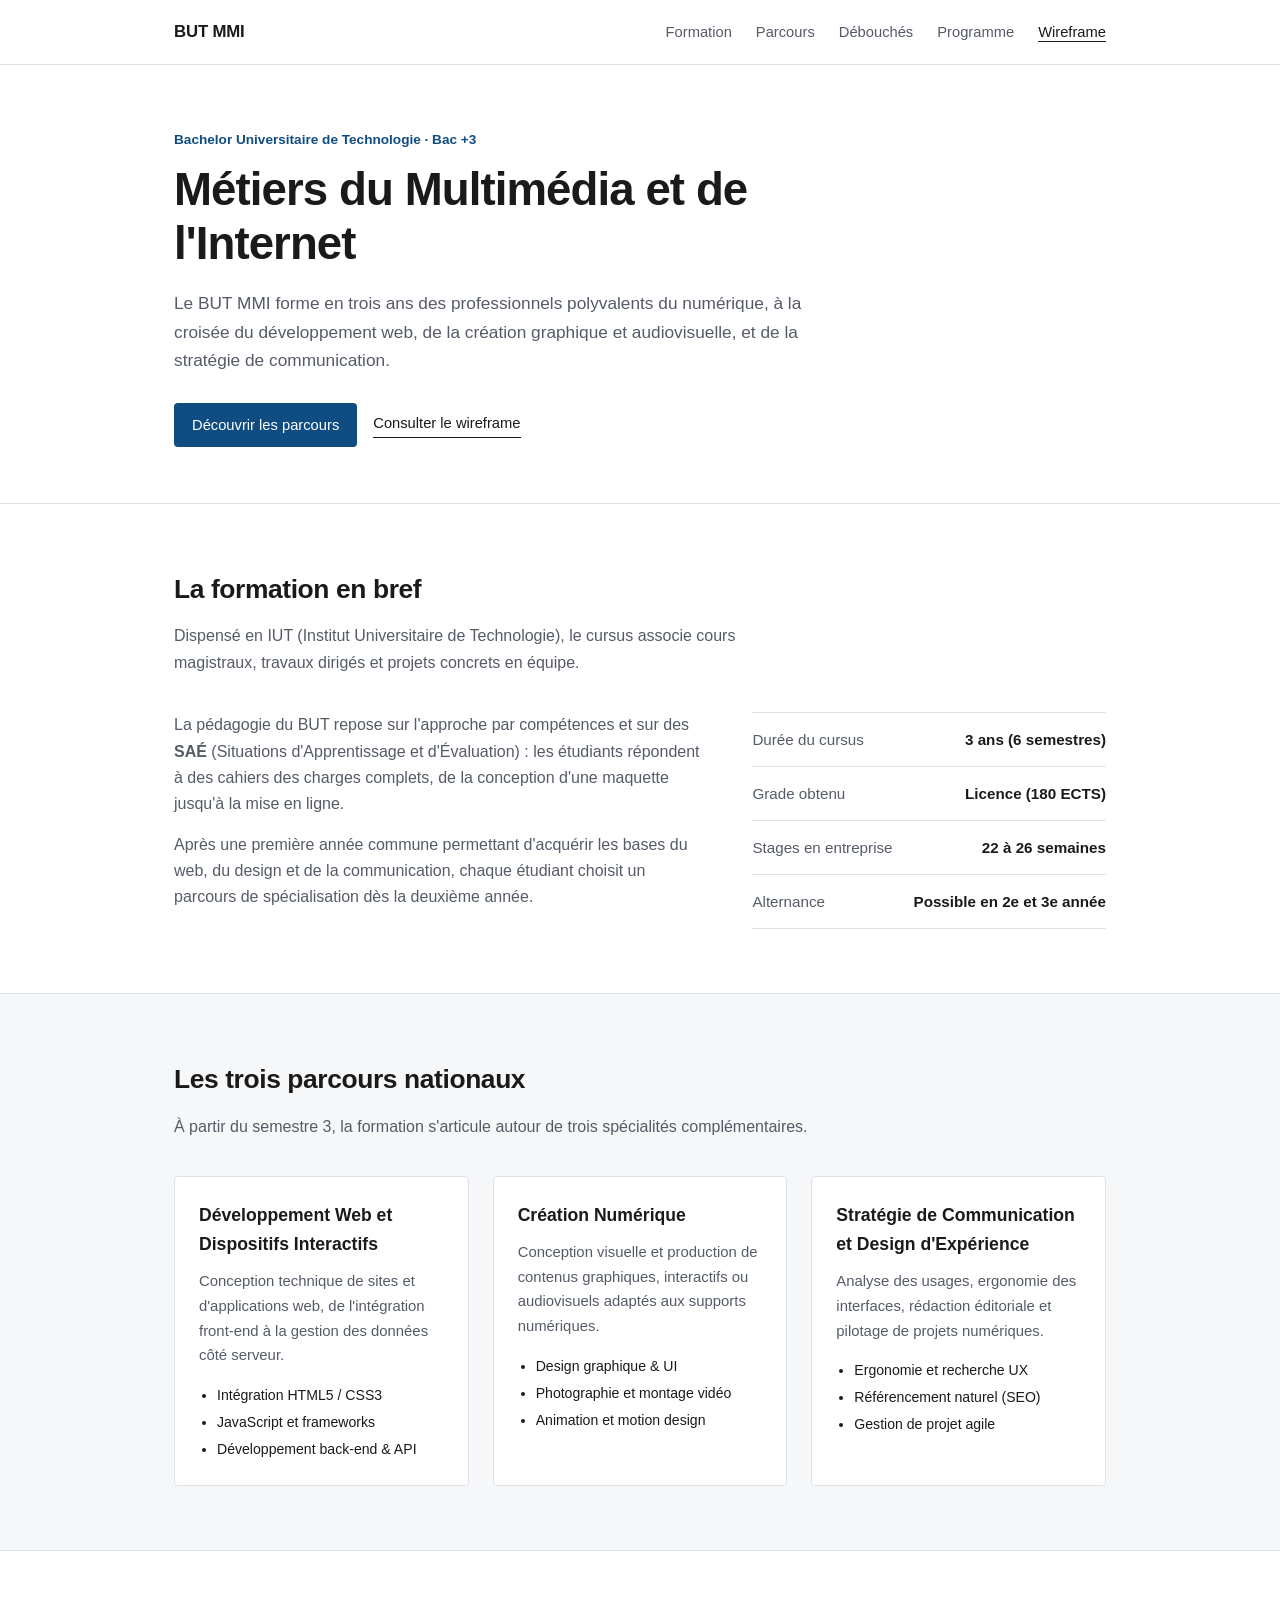
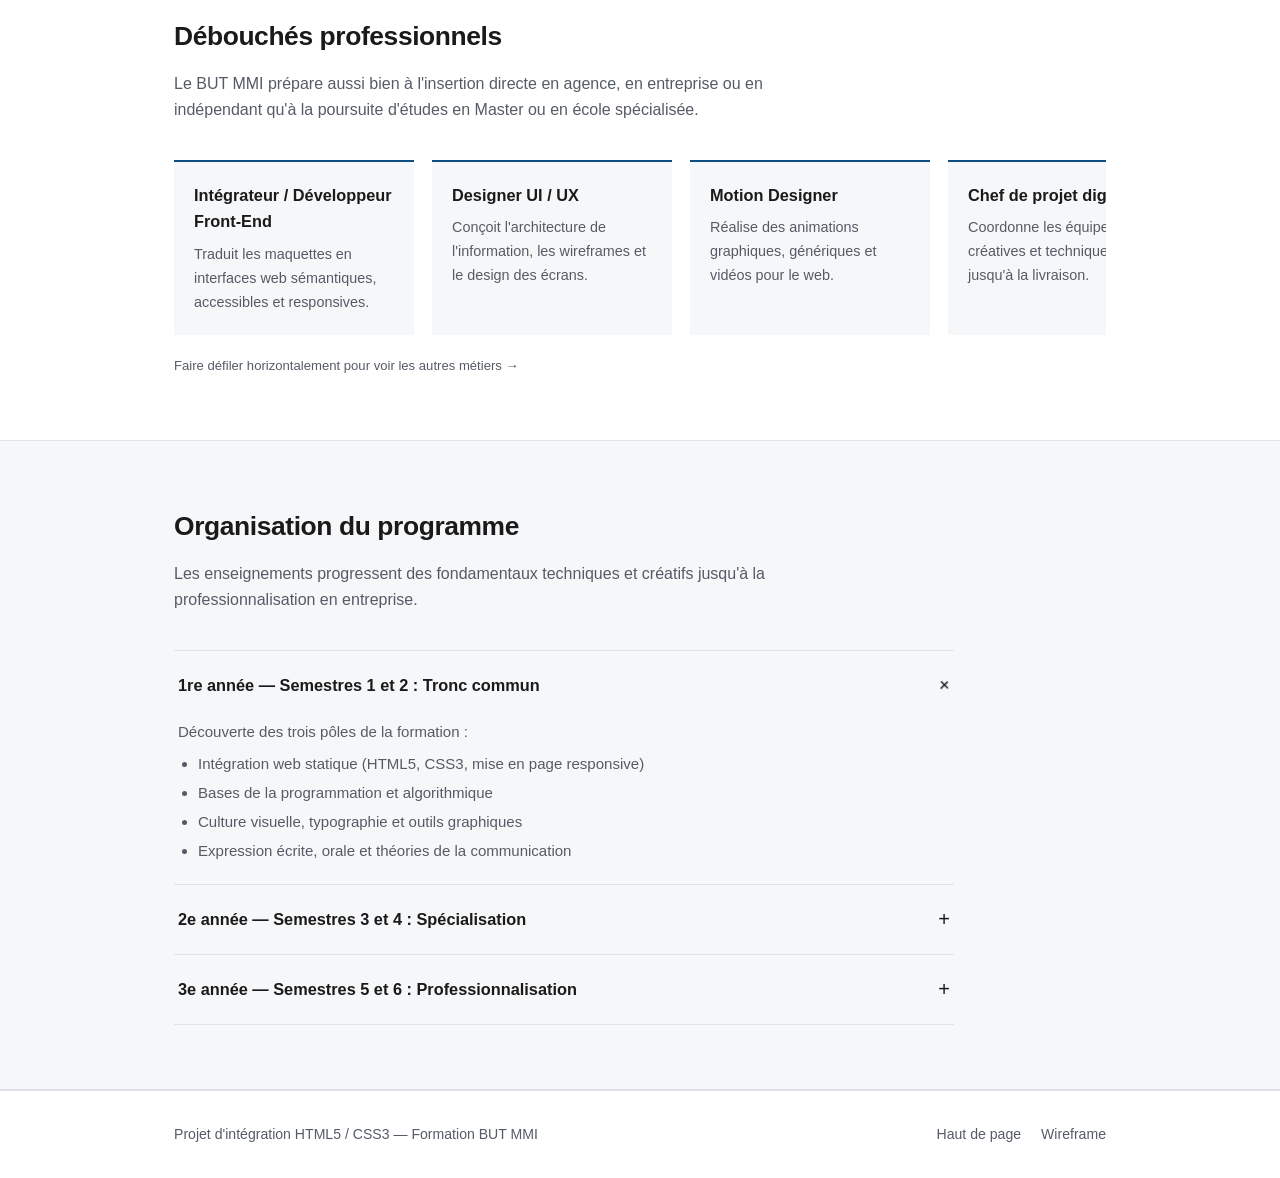
<file: index.html>
<!DOCTYPE html>
<html lang="fr">
<head>
  <meta charset="UTF-8">
  <meta name="viewport" content="width=device-width, initial-scale=1.0">
  <title>BUT MMI — Métiers du Multimédia et de l'Internet</title>
  <meta name="description" content="Présentation de la formation BUT MMI : organisation des études, parcours, débouchés et programme.">
  <link rel="stylesheet" href="style.css">
</head>
<body>

  <header class="site-header">
    <div class="container header-inner">
      <a href="#top" class="site-title">BUT MMI</a>

      <nav aria-label="Navigation principale">
        <ul class="nav-list">
          <li><a href="#formation">Formation</a></li>
          <li><a href="#parcours">Parcours</a></li>
          <li><a href="#debouches">Débouchés</a></li>
          <li><a href="#programme">Programme</a></li>
          <li><a href="wireframe.html" class="nav-wf">Wireframe</a></li>
        </ul>
      </nav>
    </div>
  </header>

  <main id="top">

    <section class="hero">
      <div class="container fade-in">
        <p class="hero-kicker">Bachelor Universitaire de Technologie · Bac +3</p>
        <h1>Métiers du Multimédia et de l'Internet</h1>
        <p class="hero-desc">
          Le BUT MMI forme en trois ans des professionnels polyvalents du numérique,
          à la croisée du développement web, de la création graphique et audiovisuelle,
          et de la stratégie de communication.
        </p>
        <div class="hero-links">
          <a href="#parcours" class="btn-link">Découvrir les parcours</a>
          <a href="wireframe.html" class="text-link">Consulter le wireframe</a>
        </div>
      </div>
    </section>

    <section id="formation" class="section">
      <div class="container">
        <h2 class="section-title">La formation en bref</h2>
        <p class="section-intro">
          Dispensé en IUT (Institut Universitaire de Technologie), le cursus associe
          cours magistraux, travaux dirigés et projets concrets en équipe.
        </p>

        <div class="split-layout">
          <div class="split-text">
            <p>
              La pédagogie du BUT repose sur l'approche par compétences et sur des
              <strong>SAÉ</strong> (Situations d'Apprentissage et d'Évaluation) : les
              étudiants répondent à des cahiers des charges complets, de la conception
              d'une maquette jusqu'à la mise en ligne.
            </p>
            <p>
              Après une première année commune permettant d'acquérir les bases du web,
              du design et de la communication, chaque étudiant choisit un parcours de
              spécialisation dès la deuxième année.
            </p>
          </div>

          <dl class="facts-list">
            <div class="facts-row">
              <dt>Durée du cursus</dt>
              <dd>3 ans (6 semestres)</dd>
            </div>
            <div class="facts-row">
              <dt>Grade obtenu</dt>
              <dd>Licence (180 ECTS)</dd>
            </div>
            <div class="facts-row">
              <dt>Stages en entreprise</dt>
              <dd>22 à 26 semaines</dd>
            </div>
            <div class="facts-row">
              <dt>Alternance</dt>
              <dd>Possible en 2e et 3e année</dd>
            </div>
          </dl>
        </div>
      </div>
    </section>

    <section id="parcours" class="section section-alt">
      <div class="container">
        <h2 class="section-title">Les trois parcours nationaux</h2>
        <p class="section-intro">
          À partir du semestre 3, la formation s'articule autour de trois spécialités
          complémentaires.
        </p>

        <div class="tracks-grid">
          <article class="track-item">
            <h3>Développement Web et Dispositifs Interactifs</h3>
            <p>
              Conception technique de sites et d'applications web, de l'intégration
              front-end à la gestion des données côté serveur.
            </p>
            <ul class="track-list">
              <li>Intégration HTML5 / CSS3</li>
              <li>JavaScript et frameworks</li>
              <li>Développement back-end &amp; API</li>
            </ul>
          </article>

          <article class="track-item">
            <h3>Création Numérique</h3>
            <p>
              Conception visuelle et production de contenus graphiques, interactifs
              ou audiovisuels adaptés aux supports numériques.
            </p>
            <ul class="track-list">
              <li>Design graphique &amp; UI</li>
              <li>Photographie et montage vidéo</li>
              <li>Animation et motion design</li>
            </ul>
          </article>

          <article class="track-item">
            <h3>Stratégie de Communication et Design d'Expérience</h3>
            <p>
              Analyse des usages, ergonomie des interfaces, rédaction éditoriale et
              pilotage de projets numériques.
            </p>
            <ul class="track-list">
              <li>Ergonomie et recherche UX</li>
              <li>Référencement naturel (SEO)</li>
              <li>Gestion de projet agile</li>
            </ul>
          </article>
        </div>
      </div>
    </section>

    <section id="debouches" class="section">
      <div class="container">
        <h2 class="section-title">Débouchés professionnels</h2>
        <p class="section-intro">
          Le BUT MMI prépare aussi bien à l'insertion directe en agence, en entreprise
          ou en indépendant qu'à la poursuite d'études en Master ou en école spécialisée.
        </p>

        <div class="jobs-scroll">
          <article class="job-box">
            <h3>Intégrateur / Développeur Front-End</h3>
            <p>Traduit les maquettes en interfaces web sémantiques, accessibles et responsives.</p>
          </article>

          <article class="job-box">
            <h3>Designer UI / UX</h3>
            <p>Conçoit l'architecture de l'information, les wireframes et le design des écrans.</p>
          </article>

          <article class="job-box">
            <h3>Motion Designer</h3>
            <p>Réalise des animations graphiques, génériques et vidéos pour le web.</p>
          </article>

          <article class="job-box">
            <h3>Chef de projet digital</h3>
            <p>Coordonne les équipes créatives et techniques du brief jusqu'à la livraison.</p>
          </article>

          <article class="job-box">
            <h3>Chargé de communication</h3>
            <p>Élabore la stratégie éditoriale et anime la présence numérique d'une organisation.</p>
          </article>
        </div>
        <p class="scroll-note">Faire défiler horizontalement pour voir les autres métiers →</p>
      </div>
    </section>

    <section id="programme" class="section section-alt">
      <div class="container">
        <h2 class="section-title">Organisation du programme</h2>
        <p class="section-intro">
          Les enseignements progressent des fondamentaux techniques et créatifs jusqu'à
          la professionnalisation en entreprise.
        </p>

        <div class="syllabus">
          <details class="syllabus-item" open>
            <summary>
              <span>1re année — Semestres 1 et 2 : Tronc commun</span>
              <span class="syllabus-plus" aria-hidden="true">+</span>
            </summary>
            <div class="syllabus-body">
              <p>Découverte des trois pôles de la formation :</p>
              <ul>
                <li>Intégration web statique (HTML5, CSS3, mise en page responsive)</li>
                <li>Bases de la programmation et algorithmique</li>
                <li>Culture visuelle, typographie et outils graphiques</li>
                <li>Expression écrite, orale et théories de la communication</li>
              </ul>
            </div>
          </details>

          <details class="syllabus-item">
            <summary>
              <span>2e année — Semestres 3 et 4 : Spécialisation</span>
              <span class="syllabus-plus" aria-hidden="true">+</span>
            </summary>
            <div class="syllabus-body">
              <p>Choix du parcours et premier stage long :</p>
              <ul>
                <li>Développement web dynamique et bases de données</li>
                <li>Prototypage d'interfaces et tests utilisateurs</li>
                <li>Production audiovisuelle en équipe</li>
                <li>Stage obligatoire de 8 à 12 semaines</li>
              </ul>
            </div>
          </details>

          <details class="syllabus-item">
            <summary>
              <span>3e année — Semestres 5 et 6 : Professionnalisation</span>
              <span class="syllabus-plus" aria-hidden="true">+</span>
            </summary>
            <div class="syllabus-body">
              <p>Mise en pratique avancée, souvent en alternance :</p>
              <ul>
                <li>Projets tutorés complets en autonomie</li>
                <li>Accessibilité numérique et éco-conception web</li>
                <li>Stage de fin d'études (14 à 16 semaines) ou contrat d'apprentissage</li>
              </ul>
            </div>
          </details>
        </div>
      </div>
    </section>

  </main>

  <footer class="site-footer">
    <div class="container footer-inner">
      <p>Projet d'intégration HTML5 / CSS3 — Formation BUT MMI</p>
      <div class="footer-links">
        <a href="#top">Haut de page</a>
        <a href="wireframe.html">Wireframe</a>
      </div>
    </div>
  </footer>

</body>
</html>
</file>
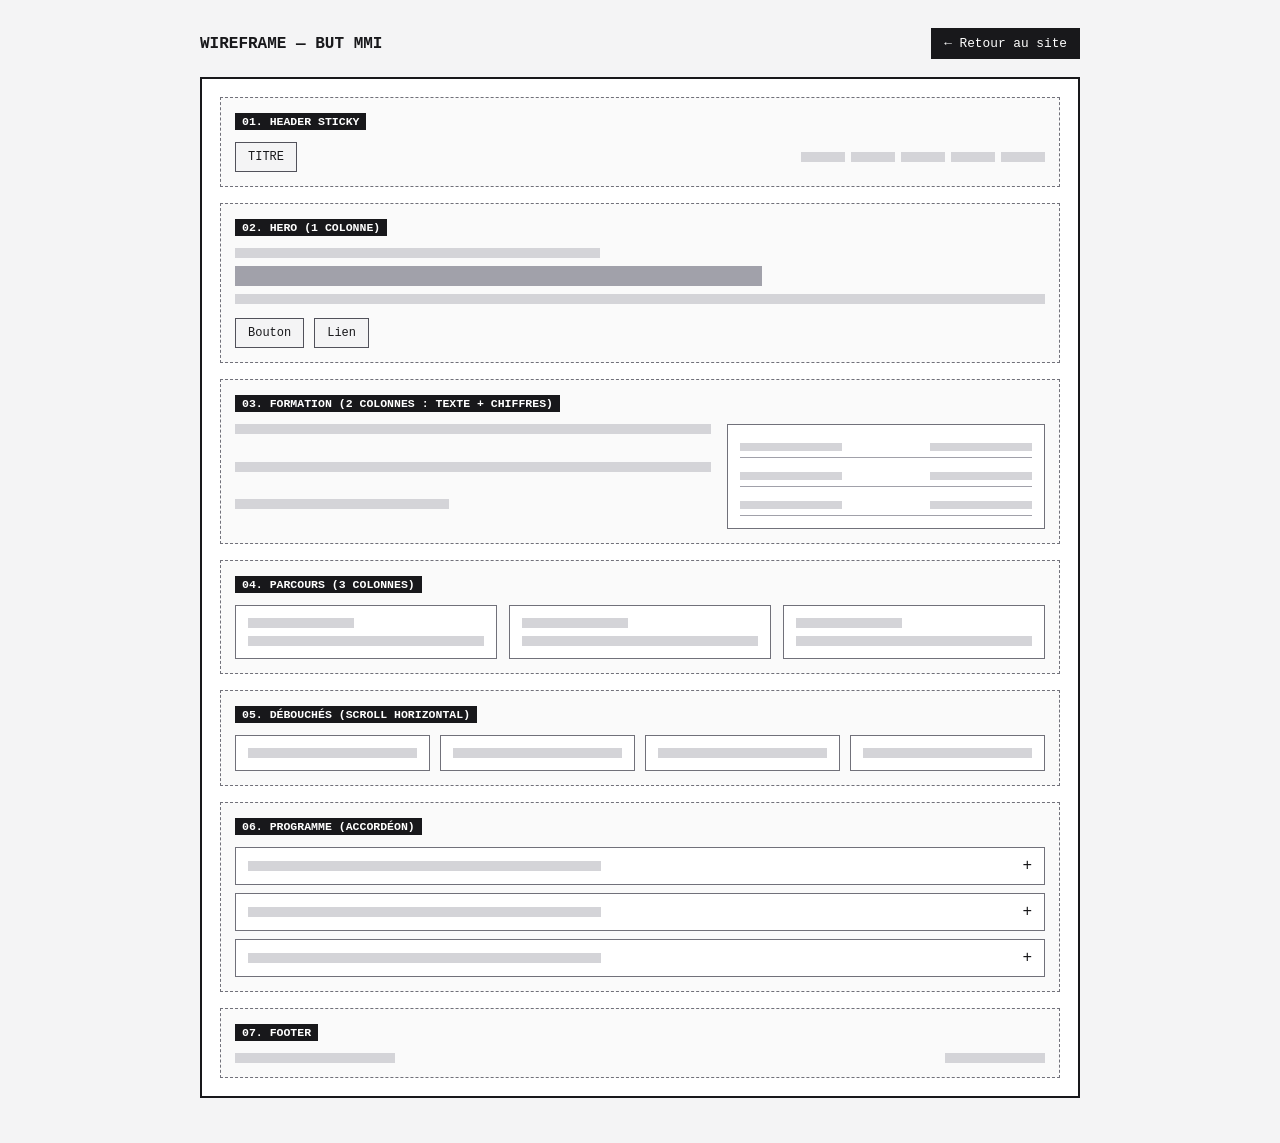
<file: wireframe.html>
<!DOCTYPE html>
<html lang="fr">
<head>
  <meta charset="UTF-8">
  <meta name="viewport" content="width=device-width, initial-scale=1.0">
  <title>Wireframe — Site BUT MMI</title>
  <style>
    * {
      box-sizing: border-box;
      margin: 0;
      padding: 0;
    }

    body {
      font-family: ui-monospace, SFMono-Regular, Menlo, Consolas, monospace;
      background-color: #f4f4f5;
      color: #18181b;
      padding: 28px 20px;
    }

    .wf-wrap {
      max-width: 880px;
      margin: 0 auto;
    }

    .wf-top {
      display: flex;
      justify-content: space-between;
      align-items: center;
      margin-bottom: 18px;
    }

    .wf-top h1 {
      font-size: 1rem;
    }

    .wf-btn-back {
      padding: 7px 12px;
      border: 1.5px solid #18181b;
      background-color: #18181b;
      color: #ffffff;
      text-decoration: none;
      font-size: 0.8rem;
    }

    .wf-canvas {
      background-color: #ffffff;
      border: 2px solid #18181b;
      padding: 18px;
      display: grid;
      gap: 16px;
    }

    .wf-zone {
      border: 1.5px dashed #71717a;
      padding: 14px;
      background-color: #fafafa;
    }

    .wf-tag {
      display: inline-block;
      font-size: 0.72rem;
      font-weight: 700;
      text-transform: uppercase;
      background-color: #18181b;
      color: #ffffff;
      padding: 2px 7px;
      margin-bottom: 12px;
    }

    .bar {
      height: 10px;
      background-color: #d4d4d8;
    }

    .bar-lg {
      height: 20px;
      background-color: #a1a1aa;
      width: 65%;
    }

    .bar-sm {
      width: 45%;
    }

    .stack {
      display: grid;
      gap: 8px;
    }

    .box {
      border: 1.5px solid #52525b;
      background-color: #f4f4f5;
      padding: 7px 12px;
      font-size: 0.75rem;
      text-align: center;
    }

    .row-between {
      display: flex;
      justify-content: space-between;
      align-items: center;
      gap: 10px;
    }

    .nav-links {
      display: flex;
      gap: 6px;
    }

    .nav-links span {
      width: 44px;
      height: 10px;
      background-color: #d4d4d8;
      display: inline-block;
    }

    .grid-2 {
      display: grid;
      grid-template-columns: 1.2fr 0.8fr;
      gap: 16px;
    }

    .grid-3 {
      display: grid;
      grid-template-columns: repeat(3, 1fr);
      gap: 12px;
    }

    .grid-4 {
      display: grid;
      grid-template-columns: repeat(4, 1fr);
      gap: 10px;
    }

    .card {
      border: 1.5px solid #71717a;
      background-color: #ffffff;
      padding: 12px;
      display: grid;
      gap: 8px;
    }

    .dl-row {
      border-bottom: 1px solid #a1a1aa;
      padding: 6px 0;
      display: flex;
      justify-content: space-between;
    }

    .dl-row span {
      height: 8px;
      width: 35%;
      background-color: #d4d4d8;
    }

    .acc-row {
      border: 1.5px solid #71717a;
      background-color: #ffffff;
      padding: 9px 12px;
      display: flex;
      justify-content: space-between;
      align-items: center;
    }

    @media (max-width: 680px) {
      .grid-2,
      .grid-3,
      .grid-4 {
        grid-template-columns: 1fr;
      }
    }
  </style>
</head>
<body>
  <div class="wf-wrap">
    <div class="wf-top">
      <h1>WIREFRAME — BUT MMI</h1>
      <a href="index.html" class="wf-btn-back">← Retour au site</a>
    </div>

    <div class="wf-canvas">
      <div class="wf-zone">
        <span class="wf-tag">01. Header sticky</span>
        <div class="row-between">
          <div class="box">TITRE</div>
          <div class="nav-links">
            <span></span><span></span><span></span><span></span><span></span>
          </div>
        </div>
      </div>

      <div class="wf-zone">
        <span class="wf-tag">02. Hero (1 colonne)</span>
        <div class="stack">
          <div class="bar bar-sm"></div>
          <div class="bar-lg"></div>
          <div class="bar"></div>
          <div class="row-between" style="justify-content: flex-start; margin-top: 6px;">
            <div class="box">Bouton</div>
            <div class="box">Lien</div>
          </div>
        </div>
      </div>

      <div class="wf-zone">
        <span class="wf-tag">03. Formation (2 colonnes : texte + chiffres)</span>
        <div class="grid-2">
          <div class="stack">
            <div class="bar"></div>
            <div class="bar"></div>
            <div class="bar bar-sm"></div>
          </div>
          <div class="card">
            <div class="dl-row"><span></span><span></span></div>
            <div class="dl-row"><span></span><span></span></div>
            <div class="dl-row"><span></span><span></span></div>
          </div>
        </div>
      </div>

      <div class="wf-zone">
        <span class="wf-tag">04. Parcours (3 colonnes)</span>
        <div class="grid-3">
          <div class="card"><div class="bar bar-sm"></div><div class="bar"></div></div>
          <div class="card"><div class="bar bar-sm"></div><div class="bar"></div></div>
          <div class="card"><div class="bar bar-sm"></div><div class="bar"></div></div>
        </div>
      </div>

      <div class="wf-zone">
        <span class="wf-tag">05. Débouchés (scroll horizontal)</span>
        <div class="grid-4">
          <div class="card"><div class="bar"></div></div>
          <div class="card"><div class="bar"></div></div>
          <div class="card"><div class="bar"></div></div>
          <div class="card"><div class="bar"></div></div>
        </div>
      </div>

      <div class="wf-zone">
        <span class="wf-tag">06. Programme (accordéon)</span>
        <div class="stack">
          <div class="acc-row"><div class="bar bar-sm"></div><span>+</span></div>
          <div class="acc-row"><div class="bar bar-sm"></div><span>+</span></div>
          <div class="acc-row"><div class="bar bar-sm"></div><span>+</span></div>
        </div>
      </div>

      <div class="wf-zone">
        <span class="wf-tag">07. Footer</span>
        <div class="row-between">
          <div class="bar" style="width: 160px;"></div>
          <div class="bar" style="width: 100px;"></div>
        </div>
      </div>
    </div>
  </div>
</body>
</html>
</file>
<file: style.css>
/* ==========================================================================
   BUT MMI — Feuille de style (intégration sobre HTML5 / CSS3)
   ========================================================================== */

:root {
  --bg: #ffffff;
  --bg-alt: #f6f7f9;
  --text: #1a1a1a;
  --text-muted: #555b66;
  --border: #dfe3e8;
  --accent: #0f4c81;
  --max-width: 980px;
}

*,
*::before,
*::after {
  box-sizing: border-box;
  margin: 0;
  padding: 0;
}

html {
  scroll-behavior: smooth;
  scroll-padding-top: 72px;
}

body {
  font-family: -apple-system, BlinkMacSystemFont, "Segoe UI", Roboto, Helvetica, Arial, sans-serif;
  background-color: var(--bg);
  color: var(--text);
  line-height: 1.65;
  font-size: 16px;
}

a {
  color: inherit;
  text-decoration: none;
}

.container {
  width: 100%;
  max-width: var(--max-width);
  margin: 0 auto;
  padding: 0 24px;
}

/* ==========================================================================
   Animations CSS discrètes
   ========================================================================== */

@keyframes slideIn {
  from {
    opacity: 0;
    transform: translateY(12px);
  }
  to {
    opacity: 1;
    transform: translateY(0);
  }
}

.fade-in {
  animation: slideIn 0.55s ease-out both;
}

@media (prefers-reduced-motion: reduce) {
  html {
    scroll-behavior: auto;
  }
  .fade-in {
    animation: none;
  }
}

/* ==========================================================================
   Header & Navigation
   ========================================================================== */

.site-header {
  position: sticky;
  top: 0;
  z-index: 50;
  background-color: rgba(255, 255, 255, 0.96);
  border-bottom: 1px solid var(--border);
}

.header-inner {
  display: flex;
  align-items: center;
  justify-content: space-between;
  height: 64px;
  gap: 24px;
}

.site-title {
  font-weight: 700;
  font-size: 1.05rem;
  letter-spacing: -0.01em;
}

.nav-list {
  display: flex;
  align-items: center;
  list-style: none;
  gap: 24px;
}

.nav-list a {
  font-size: 0.92rem;
  color: var(--text-muted);
  transition: color 0.2s ease;
}

.nav-list a:hover,
.nav-list a:focus-visible {
  color: var(--accent);
}

.nav-list .nav-wf {
  color: var(--text);
  text-decoration: underline;
  text-underline-offset: 4px;
}

/* ==========================================================================
   Hero sobre
   ========================================================================== */

.hero {
  padding: 64px 0 56px;
  border-bottom: 1px solid var(--border);
}

.hero-kicker {
  font-size: 0.85rem;
  font-weight: 600;
  color: var(--accent);
  margin-bottom: 12px;
}

.hero h1 {
  font-size: clamp(2rem, 4vw, 2.85rem);
  line-height: 1.18;
  letter-spacing: -0.02em;
  max-width: 720px;
  margin-bottom: 18px;
}

.hero-desc {
  font-size: 1.08rem;
  color: var(--text-muted);
  max-width: 640px;
  margin-bottom: 28px;
}

.hero-links {
  display: flex;
  flex-wrap: wrap;
  gap: 16px;
  align-items: center;
}

.btn-link {
  display: inline-block;
  padding: 10px 18px;
  background-color: var(--accent);
  color: #ffffff;
  font-size: 0.92rem;
  font-weight: 500;
  border-radius: 4px;
  transition: background-color 0.2s ease;
}

.btn-link:hover {
  background-color: #0b3a63;
}

.text-link {
  font-size: 0.92rem;
  font-weight: 500;
  color: var(--text);
  border-bottom: 1px solid var(--text);
  padding-bottom: 2px;
  transition: color 0.2s ease, border-color 0.2s ease;
}

.text-link:hover {
  color: var(--accent);
  border-color: var(--accent);
}

/* ==========================================================================
   Sections
   ========================================================================== */

.section {
  padding: 64px 0;
}

.section-alt {
  background-color: var(--bg-alt);
  border-top: 1px solid var(--border);
  border-bottom: 1px solid var(--border);
}

.section-title {
  font-size: 1.65rem;
  letter-spacing: -0.015em;
  margin-bottom: 12px;
}

.section-intro {
  color: var(--text-muted);
  max-width: 640px;
  margin-bottom: 36px;
}

/* ==========================================================================
   Section 1 : Présentation + Chiffres clés (<dl>)
   ========================================================================== */

.split-layout {
  display: grid;
  grid-template-columns: 1.2fr 0.8fr;
  gap: 48px;
  align-items: start;
}

.split-text p + p {
  margin-top: 14px;
}

.split-text p {
  color: var(--text-muted);
}

.facts-list {
  border-top: 1px solid var(--border);
}

.facts-row {
  display: flex;
  justify-content: space-between;
  gap: 16px;
  padding: 14px 0;
  border-bottom: 1px solid var(--border);
  font-size: 0.95rem;
}

.facts-row dt {
  color: var(--text-muted);
}

.facts-row dd {
  font-weight: 600;
  text-align: right;
}

/* ==========================================================================
   Section 2 : Les 3 parcours
   ========================================================================== */

.tracks-grid {
  display: grid;
  grid-template-columns: repeat(3, 1fr);
  gap: 24px;
}

.track-item {
  background-color: var(--bg);
  border: 1px solid var(--border);
  border-radius: 4px;
  padding: 24px;
  transition: border-color 0.2s ease;
}

.track-item:hover {
  border-color: var(--accent);
}

.track-item h3 {
  font-size: 1.1rem;
  margin-bottom: 10px;
}

.track-item p {
  font-size: 0.93rem;
  color: var(--text-muted);
  margin-bottom: 16px;
}

.track-list {
  list-style: disc;
  padding-left: 18px;
  font-size: 0.88rem;
  color: var(--text);
  display: grid;
  gap: 4px;
}

/* ==========================================================================
   Section 3 : Débouchés (défilement horizontal discret)
   ========================================================================== */

.jobs-scroll {
  display: grid;
  grid-auto-flow: column;
  grid-auto-columns: minmax(240px, 1fr);
  gap: 18px;
  overflow-x: auto;
  scroll-snap-type: x mandatory;
  padding-bottom: 12px;
}

.job-box {
  scroll-snap-align: start;
  border-top: 2px solid var(--accent);
  background-color: var(--bg-alt);
  padding: 20px;
  transition: background-color 0.2s ease;
}

.job-box:hover {
  background-color: #eef1f5;
}

.job-box h3 {
  font-size: 1.02rem;
  margin-bottom: 8px;
}

.job-box p {
  font-size: 0.9rem;
  color: var(--text-muted);
}

.scroll-note {
  margin-top: 8px;
  font-size: 0.82rem;
  color: var(--text-muted);
}

/* ==========================================================================
   Section 4 : Programme (Accordéon <details>)
   ========================================================================== */

.syllabus {
  border-top: 1px solid var(--border);
  max-width: 780px;
}

.syllabus-item {
  border-bottom: 1px solid var(--border);
}

.syllabus-item summary {
  padding: 18px 4px;
  font-weight: 600;
  font-size: 1.02rem;
  cursor: pointer;
  list-style: none;
  display: flex;
  justify-content: space-between;
  align-items: center;
  transition: color 0.2s ease;
}

.syllabus-item summary::-webkit-details-marker {
  display: none;
}

.syllabus-item summary:hover {
  color: var(--accent);
}

.syllabus-plus {
  font-weight: 400;
  font-size: 1.25rem;
  transition: transform 0.2s ease;
}

.syllabus-item[open] .syllabus-plus {
  transform: rotate(45deg);
}

.syllabus-body {
  padding: 0 4px 20px;
  color: var(--text-muted);
  font-size: 0.94rem;
}

.syllabus-body ul {
  list-style: disc;
  padding-left: 20px;
  margin-top: 8px;
  display: grid;
  gap: 4px;
}

/* ==========================================================================
   Footer
   ========================================================================== */

.site-footer {
  border-top: 1px solid var(--border);
  padding: 32px 0;
  font-size: 0.88rem;
  color: var(--text-muted);
}

.footer-inner {
  display: flex;
  flex-wrap: wrap;
  justify-content: space-between;
  align-items: center;
  gap: 16px;
}

.footer-links {
  display: flex;
  gap: 20px;
}

.footer-links a:hover {
  color: var(--text);
  text-decoration: underline;
}

/* ==========================================================================
   Responsive
   ========================================================================== */

@media (max-width: 820px) {
  .split-layout,
  .tracks-grid {
    grid-template-columns: 1fr;
    gap: 28px;
  }
}

@media (max-width: 640px) {
  .nav-list {
    gap: 14px;
  }
  .nav-list li:nth-child(3),
  .nav-list li:nth-child(4) {
    display: none;
  }
  .hero {
    padding: 44px 0;
  }
  .section {
    padding: 48px 0;
  }
}
</file>
